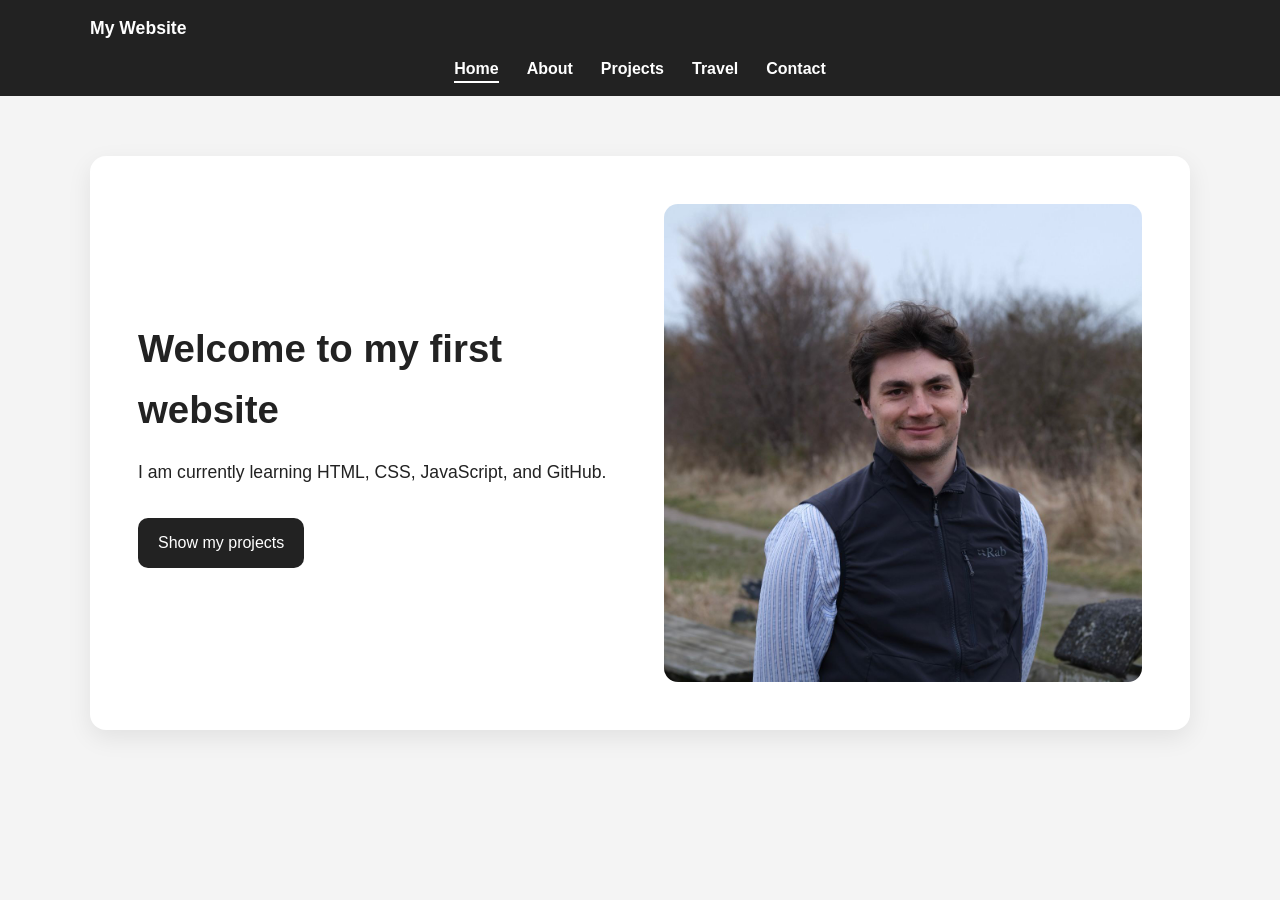
<file: index.html>
<!DOCTYPE html>
<html lang="en">
<head>
  <meta charset="UTF-8">
  <meta name="viewport" content="width=device-width, initial-scale=1.0">
  <title>Home | My Website</title>
  <link rel="stylesheet" href="style.css">
</head>
<body>
 <nav class="navbar">
  <div class="nav-top">
    <a href="index.html" class="logo">My Website</a>
    <button class="menu-toggle" id="menuToggle" aria-label="Navigation öffnen">☰</button>
  </div>

  <ul class="nav-links" id="navLinks">
    <li><a href="index.html" class="active">Home</a></li>
    <li><a href="about.html">About</a></li>
    <li><a href="projects.html">Projects</a></li>
    <li><a href="travel.html">Travel</a></li>
    <li><a href="contact.html">Contact</a></li>
  </ul>
</nav>

  <header class="hero">
    <div class="hero-content">
      <div class="hero-text">
        <h1>Welcome to my first website</h1>
        <p>I am currently learning HTML, CSS, JavaScript, and GitHub.</p>
        <a class="button-link" href="projects.html">Show my projects</a>
      </div>

      <div class="hero-image">
        <img src="images/beispielbild.jpg" alt="Porträt oder Projektbild">
      </div>
    </div>
  </header>
<script src="script.js"></script>
</body>
</html>
</file>
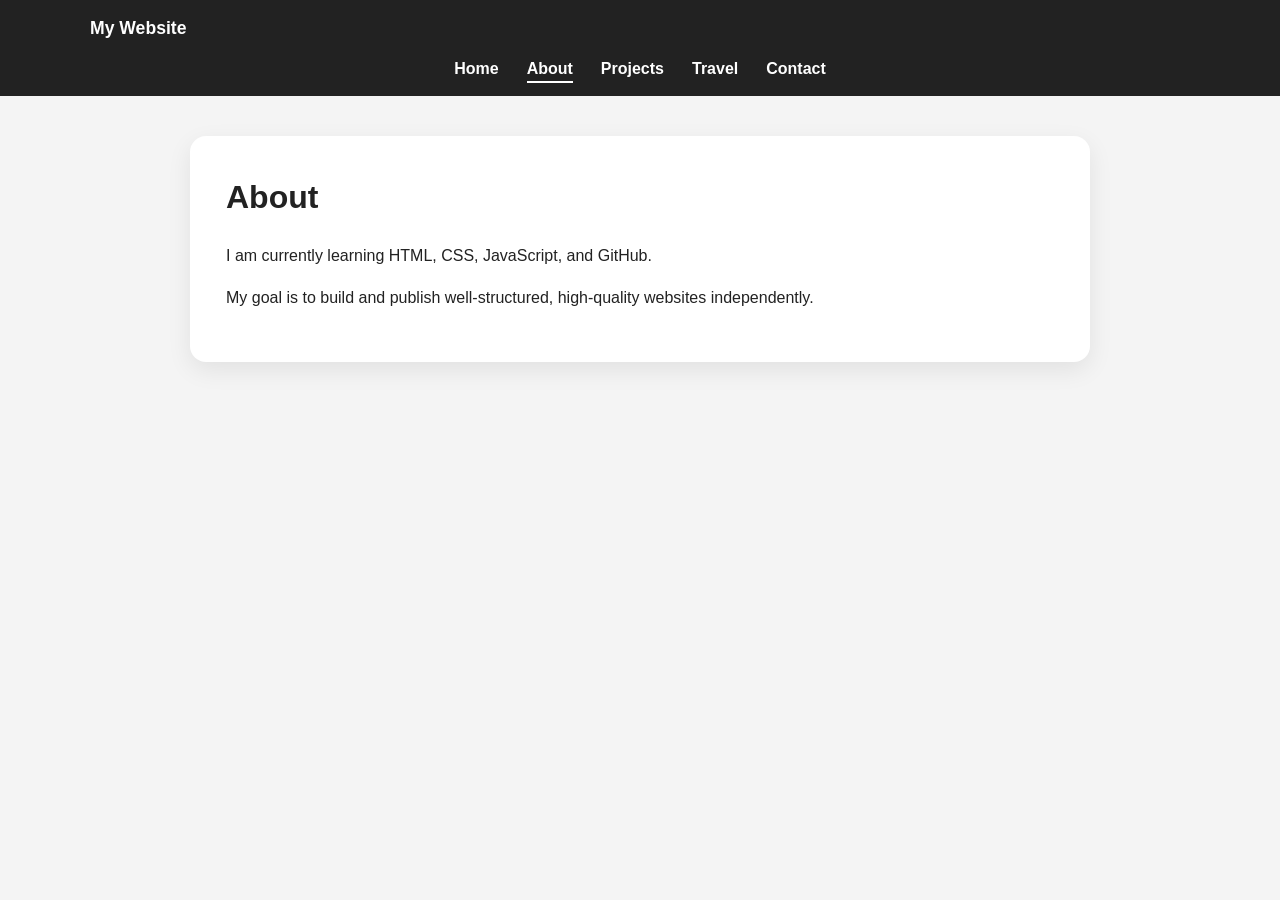
<file: about.html>
<!DOCTYPE html>
<html lang="en">
<head>
  <meta charset="UTF-8">
  <meta name="viewport" content="width=device-width, initial-scale=1.0">
  <title>About | My Website</title>
  <link rel="stylesheet" href="style.css">
</head>
<body>
 <nav class="navbar">
  <div class="nav-top">
    <a href="index.html" class="logo">My Website</a>
    <button class="menu-toggle" id="menuToggle" aria-label="Navigation öffnen">☰</button>
  </div>

  <ul class="nav-links" id="navLinks">
    <li><a href="index.html" >Home</a></li>
    <li><a href="about.html" class="active">About</a></li>
    <li><a href="projects.html">Projects</a></li>
    <li><a href="travel.html">Travel</a></li>
    <li><a href="contact.html">Contact</a></li>
  </ul>
</nav>

  <main class="page-content">
    <h1>About</h1>
    <p>I am currently learning HTML, CSS, JavaScript, and GitHub.</p>
    <p>My goal is to build and publish well-structured, high-quality websites independently.</p>
  </main>
<script src="script.js"></script>
</body>
</html>
</file>
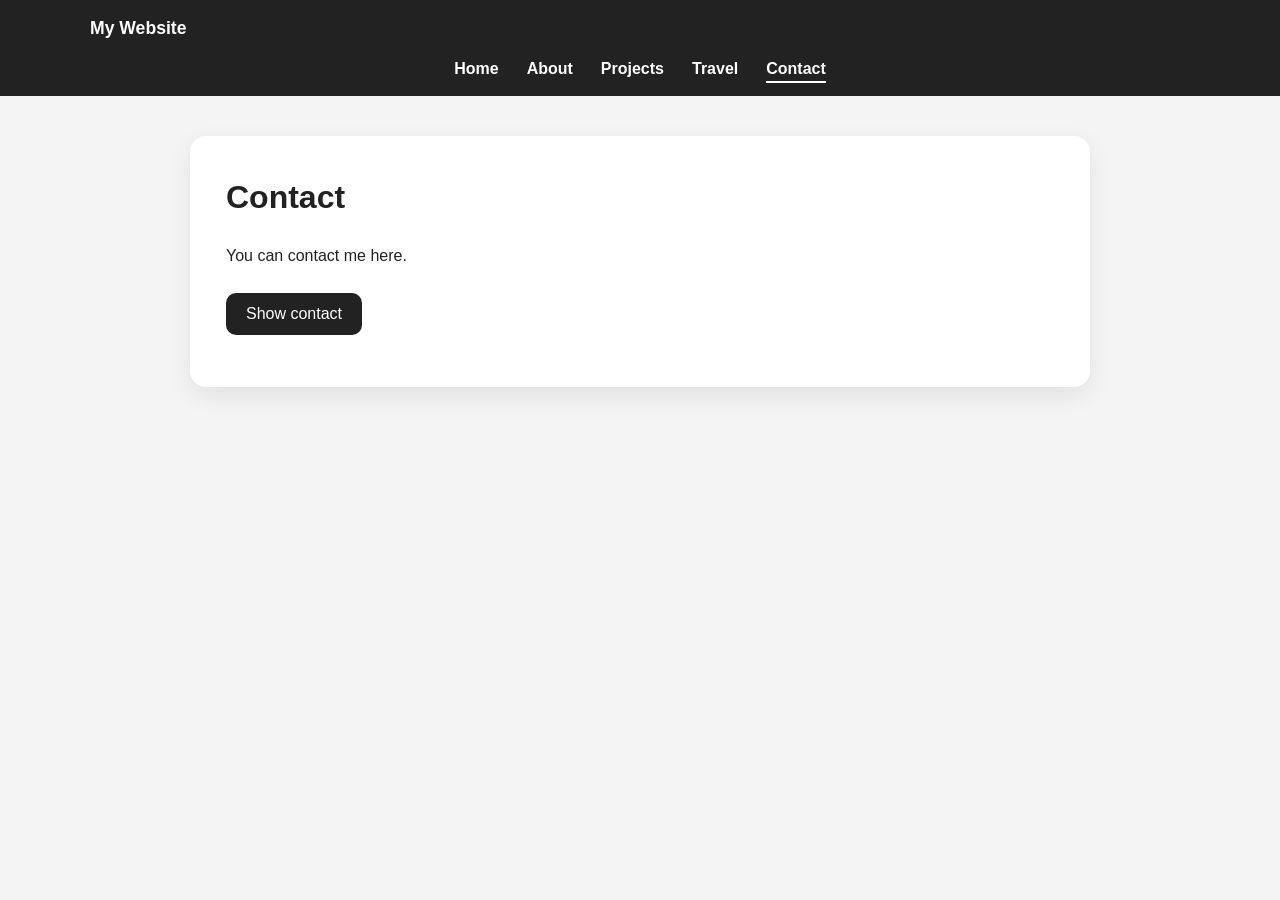
<file: contact.html>
<!DOCTYPE html>
<html lang="en">
<head>
  <meta charset="UTF-8">
  <meta name="viewport" content="width=device-width, initial-scale=1.0">
  <title>Contact | My Website</title>
  <link rel="stylesheet" href="style.css">
</head>
<body>
  <nav class="navbar">
  <div class="nav-top">
    <a href="index.html" class="logo">My Website</a>
    <button class="menu-toggle" id="menuToggle" aria-label="Navigation öffnen">☰</button>
  </div>

  <ul class="nav-links" id="navLinks">
    <li><a href="index.html">Home</a></li>
    <li><a href="about.html">About</a></li>
    <li><a href="projects.html">Projects</a></li>
    <li><a href="travel.html">Travel</a></li>
    <li><a href="contact.html" class="active">Contact</a></li>
  </ul>
</nav>

  <main class="page-content">
    <h1>Contact</h1>
    <p>You can contact me here.</p>

    <button id="infoButton">Show contact</button>
    <p id="message"></p>
  </main>

<script src="script.js"></script>
</body>
</html>
</file>
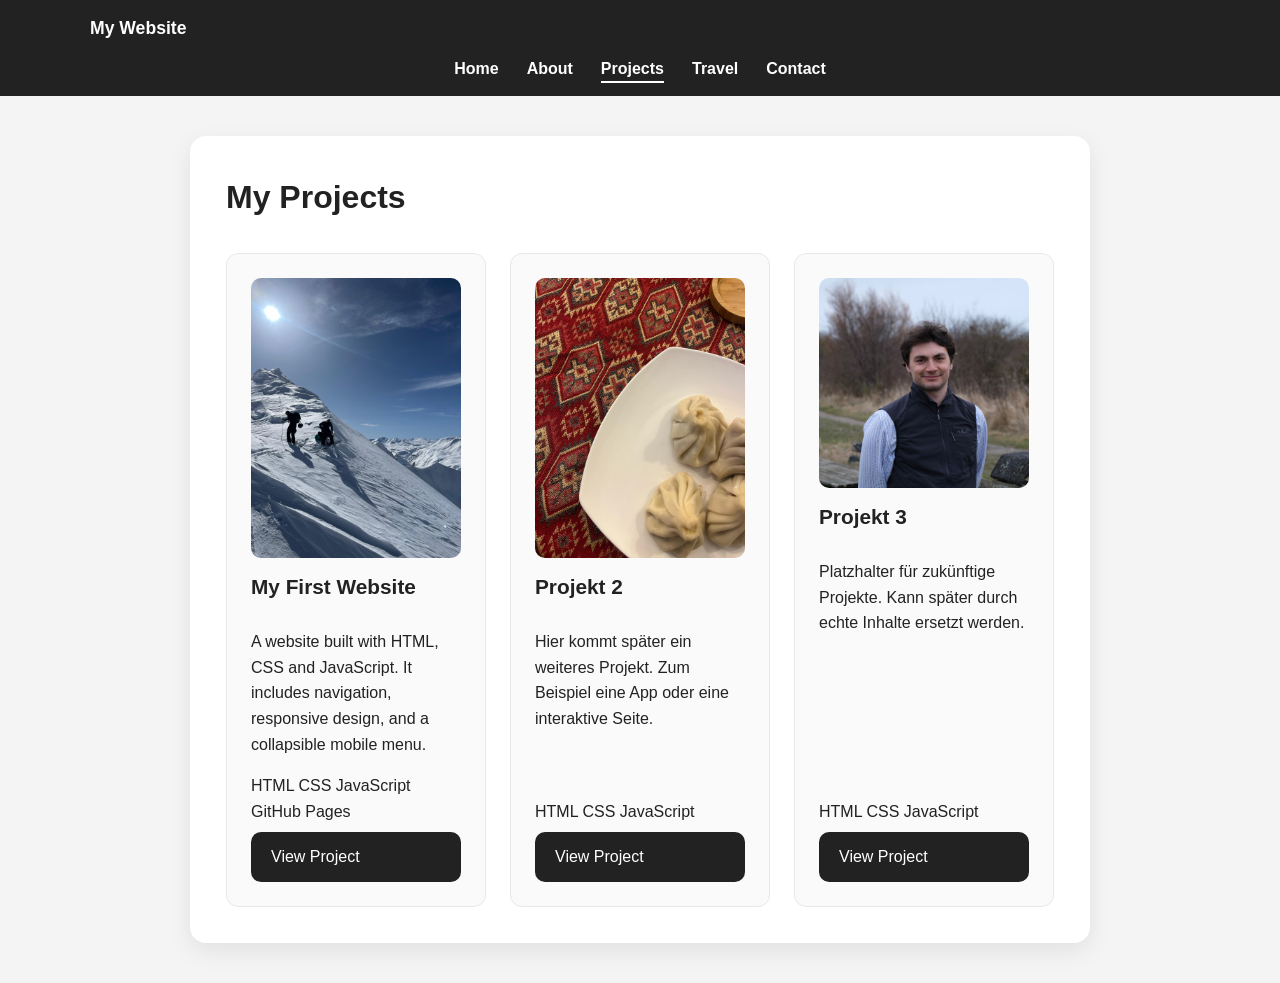
<file: projects.html>
<!DOCTYPE html>
<html lang="en">
<head>
  <meta charset="UTF-8">
  <meta name="viewport" content="width=device-width, initial-scale=1.0">
  <title>Projekte | My Website</title>
  <link rel="stylesheet" href="style.css">
</head>
<body>
  <nav class="navbar">
  <div class="nav-top">
    <a href="index.html" class="logo">My Website</a>
    <button class="menu-toggle" id="menuToggle" aria-label="Navigation öffnen">☰</button>
  </div>

  <ul class="nav-links" id="navLinks">
    <li><a href="index.html">Home</a></li>
    <li><a href="about.html">About</a></li>
    <li><a href="projects.html" class="active">Projects</a></li>
    <li><a href="travel.html">Travel</a></li>
    <li><a href="contact.html">Contact</a></li>
  </ul>
</nav>

  <main class="page-content">
  <h1>My Projects</h1>

  <div class="projects-grid">

<div class="project-card">
  <img src="images georgia/ski-tour-III.jpeg" alt="My first website">

  <h2>My First Website</h2>

  <p>
    A website built with HTML, CSS and JavaScript. It includes navigation,
    responsive design, and a collapsible mobile menu.
  </p>

  <div class="tag-list">
    <span class="tag">HTML</span>
    <span class="tag">CSS</span>
    <span class="tag">JavaScript</span>
    <span class="tag">GitHub Pages</span>
  </div>

  <a href="project-first-website.html" class="button-link">View Project</a>
</div>
<div class="project-card">
  <img src="images georgia/Khinkali.jpeg" alt="Project 2">

  <h2>Projekt 2</h2>

  <p>
    Hier kommt später ein weiteres Projekt. Zum Beispiel eine App oder eine interaktive Seite.
  </p>

  <div class="tag-list">
    <span class="tag">HTML</span>
    <span class="tag">CSS</span>
    <span class="tag">JavaScript</span>
  </div>

  <a href="#" class="button-link">View Project</a>
</div>

<div class="project-card">
  <img src="images/beispielbild.jpg" alt="Project 3">

  <h2>Projekt 3</h2>

  <p>
    Platzhalter für zukünftige Projekte. Kann später durch echte Inhalte ersetzt werden.
  </p>

  <div class="tag-list">
    <span class="tag">HTML</span>
    <span class="tag">CSS</span>
    <span class="tag">JavaScript</span>
  </div>

  <a href="#" class="button-link">View Project</a>
</div>
    
  </div>
</main>
<script src="script.js"></script>
</body>
</html>
</file>
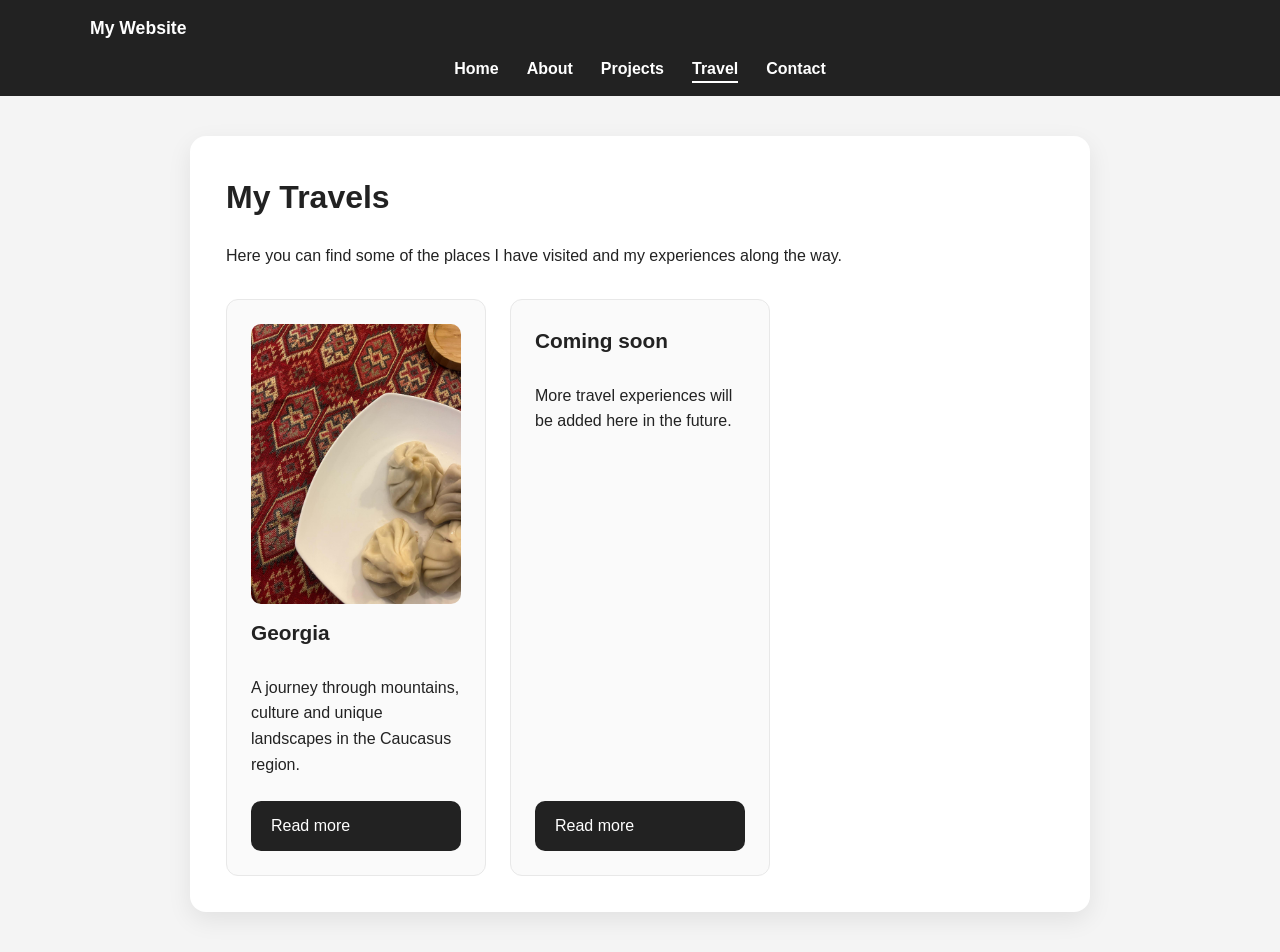
<file: travel.html>
<!DOCTYPE html>
<html lang="en">
<head>
  <meta charset="UTF-8">
  <meta name="viewport" content="width=device-width, initial-scale=1.0">
  <title>Travel | My Website</title>
  <link rel="stylesheet" href="style.css">
</head>
<body>

<nav class="navbar">
  <div class="nav-top">
    <a href="index.html" class="logo">My Website</a>
    <button class="menu-toggle" id="menuToggle">☰</button>
  </div>

  <ul class="nav-links" id="navLinks">
    <li><a href="index.html">Home</a></li>
    <li><a href="about.html">About</a></li>
    <li><a href="projects.html">Projects</a></li>
    <li><a href="travel.html" class="active">Travel</a></li>
    <li><a href="contact.html">Contact</a></li>
  </ul>
</nav>

<main class="page-content">
  <h1>My Travels</h1>
  <p>Here you can find some of the places I have visited and my experiences along the way.</p>

  <div class="projects-grid">

    <div class="project-card">
    <img src="images georgia/Khinkali.jpeg" alt="Project 2">
      <h2>Georgia</h2>
      <p>A journey through mountains, culture and unique landscapes in the Caucasus region.</p>
      <a href="travel-georgia.html" class="button-link">Read more</a>
    </div>

    <div class="project-card">
      <h2>Coming soon</h2>
      <p>More travel experiences will be added here in the future.</p>
      <a href="#" class="button-link">Read more</a>
    </div>

  </div>
</main>

<script src="script.js"></script>
</body>
</html>
</file>
<file: style.css>
/* ===== Allgemein ===== */
* {
  box-sizing: border-box;
}

body {
  font-family: Arial, sans-serif;
  margin: 0;
  background-color: #f4f4f4;
  color: #222;
  line-height: 1.6;
}

img {
  max-width: 100%;
  display: block;
}

h1, h2, h3 {
  margin-top: 0;
}

p {
  margin-bottom: 0;
}

/* ===== Navigation ===== */
.navbar {
  background-color: #222;
  padding: 14px 20px;
  position: sticky;
  top: 0;
}

.nav-top {
  display: flex;
  justify-content: space-between;
  align-items: center;
  max-width: 1100px;
  margin: 0 auto;
}

.logo {
  color: white;
  text-decoration: none;
  font-weight: bold;
  font-size: 1.1rem;
}

.menu-toggle {
  display: none;
  background-color: transparent;
  color: white;
  border: 1px solid white;
  padding: 8px 12px;
  border-radius: 8px;
  cursor: pointer;
  font-size: 1.2rem;
  line-height: 1;
}

.nav-links {
  max-width: 1100px;
  margin: 14px auto 0;
  padding: 0;
  list-style: none;
  display: flex;
  justify-content: center;
  gap: 28px;
}

.nav-links a {
  color: white;
  text-decoration: none;
  font-weight: bold;
  padding-bottom: 4px;
  border-bottom: 2px solid transparent;
  transition: border-color 0.2s ease, opacity 0.2s ease;
}

.nav-links a:hover {
  border-bottom: 2px solid white;
  opacity: 0.85;
}

.nav-links a.active {
  border-bottom: 2px solid white;
}

/* ===== Startseite / Hero ===== */
.hero {
  padding: 60px 20px;
}

.hero-content {
  max-width: 1100px;
  margin: 0 auto;
  background-color: white;
  border-radius: 16px;
  padding: 48px;
  display: flex;
  align-items: center;
  gap: 48px;
  box-shadow: 0 8px 24px rgba(0, 0, 0, 0.08);
}

.hero-text,
.hero-image {
  flex: 1;
}

.hero-text h1 {
  font-size: 2.4rem;
  margin-bottom: 16px;
}

.hero-text p {
  font-size: 1.1rem;
  margin-bottom: 24px;
}

.hero-image img {
  width: 100%;
  border-radius: 14px;
}

/* ===== Allgemeine Inhaltsseiten ===== */
.page-content {
  max-width: 900px;
  margin: 40px auto;
  padding: 36px;
  background-color: white;
  border-radius: 16px;
  box-shadow: 0 8px 24px rgba(0, 0, 0, 0.08);
}

.page-content h1 {
  margin-bottom: 20px;
}

.page-content p {
  margin-bottom: 16px;
}

/* ===== Projekte Grid ===== */
.projects-grid {
  display: grid;
  grid-template-columns: repeat(3, 1fr);
  gap: 24px;
  margin-top: 30px;
}

/* ===== Projektkarten ===== */
.project-card {
  background-color: #fafafa;
  border-radius: 12px;
  padding: 24px;
  border: 1px solid #e8e8e8;
  display: flex;
  flex-direction: column;
  justify-content: space-between;
  transition: transform 0.2s ease, box-shadow 0.2s ease;
}

.project-card:hover {
  transform: translateY(-6px);
  box-shadow: 0 12px 30px rgba(0, 0, 0, 0.12);
}

.project-card h2 {
  margin-bottom: 10px;
  font-size: 1.3rem;
}

.project-card p {
  margin-bottom: 16px;
  flex-grow: 1;
}

.project-card img {
  width: 100%;
  border-radius: 10px;
  margin-bottom: 12px;
}
/* ===== Buttons und Links ===== */
.button-link,
button {
  display: inline-block;
  margin-top: 8px;
  padding: 12px 20px;
  border: none;
  border-radius: 10px;
  background-color: #222;
  color: white;
  text-decoration: none;
  cursor: pointer;
  font-size: 1rem;
  transition: opacity 0.2s ease, transform 0.2s ease;
}

.button-link:hover,
button:hover {
  opacity: 0.95;
  transform: translateY(-2px);
  box-shadow: 0 6px 14px rgba(0, 0, 0, 0.15);
}

/* ===== Footer ===== */
footer {
  text-align: center;
  padding: 24px 20px;
  color: #666;
}
.image-gallery {
  display: grid;
  grid-template-columns: repeat(3, 1fr);
  gap: 16px;
  margin-top: 20px;
}

.image-gallery img {
  width: 100%;
  border-radius: 10px;
}
/* ===== Travel page ===== */
.travel-hero-image {
  width: 100%;
  border-radius: 14px;
  margin: 20px 0 24px;
}

.travel-info {
  display: grid;
  grid-template-columns: repeat(3, 1fr);
  gap: 16px;
  margin: 28px 0;
}

.info-box {
  background-color: #fafafa;
  border: 1px solid #e8e8e8;
  border-radius: 12px;
  padding: 18px;
}

.info-box h3 {
  margin-bottom: 8px;
}

.info-box p {
  margin-bottom: 0;
}

/* ===== Image Gallery ===== */
.image-gallery {
  display: grid;
  grid-template-columns: repeat(3, 1fr);
  gap: 16px;
  margin: 20px 0 30px;
}

.image-gallery img {
  width: 100%;
  border-radius: 10px;
  transition: transform 0.2s ease;
}

.image-gallery img:hover {
  transform: scale(1.03);
}
/* ===== Project detail page ===== */
.project-hero-image {
  width: 100%;
  border-radius: 14px;
  margin: 20px 0 24px;
}

.project-info {
  display: grid;
  grid-template-columns: repeat(3, 1fr);
  gap: 16px;
  margin: 28px 0;
}
/* ===== Lightbox,  ===== */
.lightbox {
  position: fixed;
  top: 0;
  left: 0;
  width: 100%;
  height: 100%;
  background-color: rgba(0, 0, 0, 0.9);

  display: none;
  justify-content: center;
  align-items: center;

  z-index: 1000;
}

.lightbox img {
  max-width: 800px;
  max-height: 80vh;
  width: auto;
  height: auto;
}
.image-gallery img {
  cursor: pointer;
}
.lightbox-content {
  text-align: center;
  color: white;
}

#lightbox-caption {
  margin-top: 12px;
  font-size: 1rem;
  max-width: 600px;
}
/* ===== Responsive ===== */
@media (max-width: 768px) {
  .menu-toggle {
    display: inline-block;
  }

  .nav-links {
    display: flex;
    flex-direction: column;
    align-items: center;
    gap: 16px;
    margin-top: 16px;
    max-height: 0;
    opacity: 0;
    overflow: hidden;
    transition: max-height 0.3s ease, opacity 0.3s ease;
  }

  .nav-links.show {
    max-height: 300px;
    opacity: 1;
  }

  .hero {
    padding: 30px 16px;
  }

  .hero-content {
    flex-direction: column;
    padding: 28px;
    gap: 28px;
    text-align: center;
  }

  .page-content {
    margin: 24px 16px;
    padding: 24px;
  }

  .projects-grid {
    grid-template-columns: 1fr;
  }

  .travel-info {
    grid-template-columns: 1fr;
  }

  .project-info {
    grid-template-columns: 1fr;
  }

  .image-gallery {
    grid-template-columns: 1fr;
  }

  .lightbox {
    padding: 12px;
  }

  .lightbox img {
    max-width: 95vw;
    max-height: 65vh;
  }

  #lightbox-caption {
    font-size: 0.9rem;
    padding: 0 10px;
  }
}
</file>
